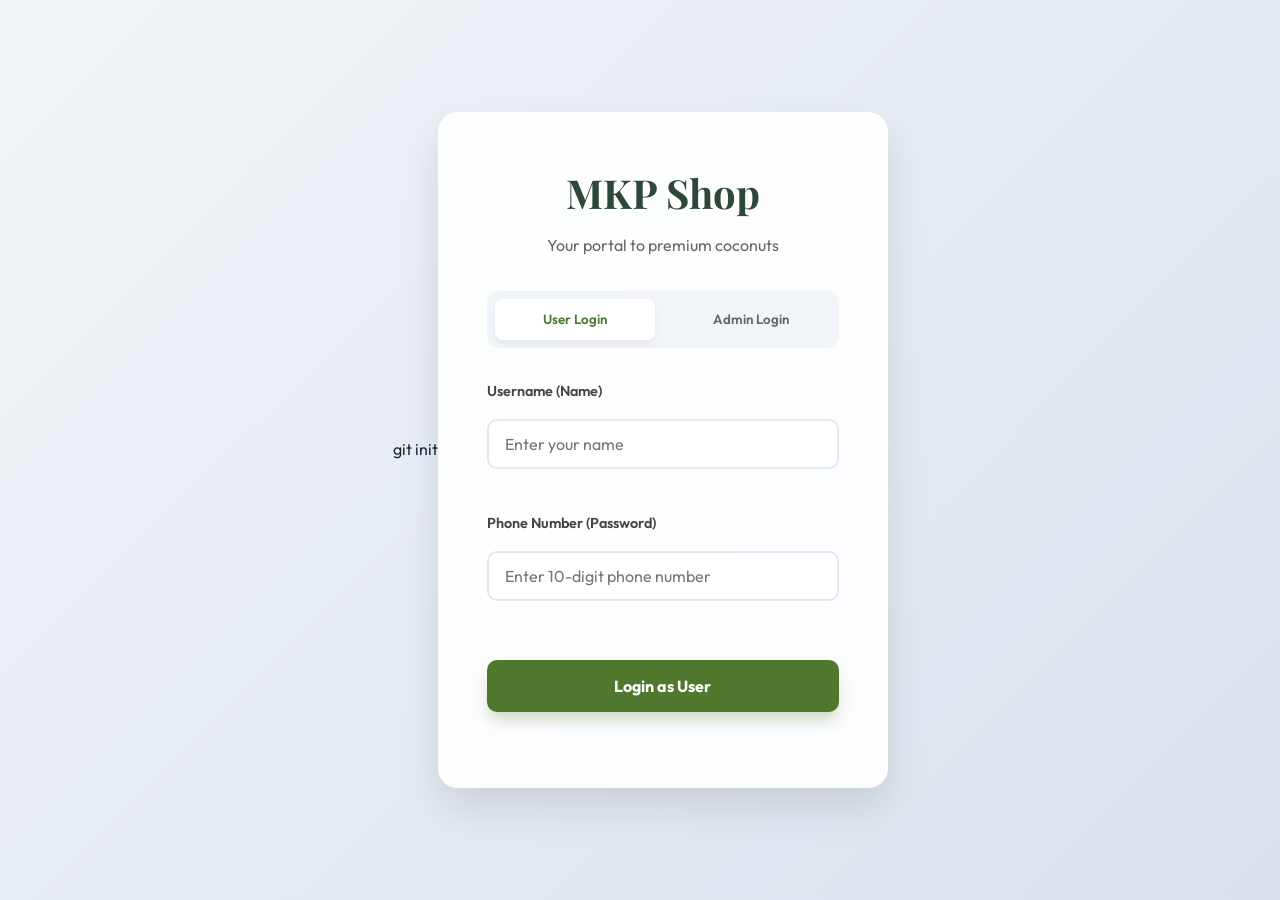
<file: mkp-shop/index.html>
git init<!DOCTYPE html>
<html lang="en">

<head>
    <meta charset="UTF-8">
    <meta name="viewport" content="width=device-width, initial-scale=1.0">
    <title>Login | MKP Coconut Shop</title>
    <link rel="stylesheet" href="style.css">
    <link rel="preconnect" href="https://fonts.googleapis.com">
    <link rel="preconnect" href="https://fonts.gstatic.com" crossorigin>
    <link
        href="https://fonts.googleapis.com/css2?family=Outfit:wght@300;400;600;700&family=Playfair+Display:ital,wght@0,400;0,700;1,400&display=swap"
        rel="stylesheet">
    <style>
        body {
            background: linear-gradient(135deg, #f0f4f8 0%, #d9e2ec 100%);
            display: flex;
            justify-content: center;
            align-items: center;
            min-height: 100vh;
            margin: 0;
            font-family: 'Outfit', sans-serif;
        }

        .login-container {
            background: rgba(255, 255, 255, 0.9);
            backdrop-filter: blur(10px);
            padding: 3rem;
            border-radius: 20px;
            box-shadow: 0 20px 40px rgba(0, 0, 0, 0.1);
            width: 100%;
            max-width: 450px;
            text-align: center;
            border: 1px solid rgba(255, 255, 255, 0.2);
        }

        .login-container h1 {
            font-family: 'Playfair Display', serif;
            color: #2D4739;
            margin-bottom: 0.5rem;
            font-size: 2.5rem;
        }

        .login-container p {
            color: #666;
            margin-bottom: 2rem;
        }

        .tab-buttons {
            display: flex;
            gap: 1rem;
            margin-bottom: 2rem;
            background: #f1f5f9;
            padding: 0.5rem;
            border-radius: 12px;
        }

        .tab-btn {
            flex: 1;
            padding: 0.8rem;
            border: none;
            background: none;
            cursor: pointer;
            font-weight: 600;
            border-radius: 8px;
            transition: all 0.3s ease;
            color: #666;
        }

        .tab-btn.active {
            background: white;
            color: #4F772D;
            box-shadow: 0 4px 6px rgba(0, 0, 0, 0.05);
        }

        .login-form {
            display: flex;
            flex-direction: column;
            gap: 1.2rem;
            text-align: left;
        }

        .form-group {
            display: flex;
            flex-direction: column;
            gap: 0.5rem;
        }

        .form-group label {
            font-weight: 600;
            font-size: 0.9rem;
            color: #444;
        }

        .form-group input {
            padding: 0.8rem 1rem;
            border: 2px solid #e2e8f0;
            border-radius: 10px;
            font-family: inherit;
            transition: border-color 0.3s ease;
        }

        .form-group input:focus {
            outline: none;
            border-color: #4F772D;
        }

        .login-btn {
            margin-top: 1rem;
            padding: 1rem;
            border: none;
            border-radius: 10px;
            background: #4F772D;
            color: white;
            font-weight: 700;
            font-size: 1rem;
            cursor: pointer;
            transition: all 0.3s ease;
            box-shadow: 0 10px 15px -3px rgba(79, 119, 45, 0.3);
        }

        .login-btn:hover {
            background: #3a5a22;
            transform: translateY(-2px);
        }

        .hidden {
            display: none !important;
        }

        .error-msg {
            color: #ef4444;
            font-size: 0.85rem;
            margin-top: 0.5rem;
            text-align: center;
        }
    </style>
</head>

<body>
    <div class="login-container">
        <h1>MKP Shop</h1>
        <p>Your portal to premium coconuts</p>

        <div class="tab-buttons">
            <button class="tab-btn active" onclick="switchTab('user')">User Login</button>
            <button class="tab-btn" onclick="switchTab('admin')">Admin Login</button>
        </div>

        <form id="user-login-form" class="login-form">
            <div class="form-group">
                <label for="user-name">Username (Name)</label>
                <input type="text" id="user-name" placeholder="Enter your name" required>
            </div>
            <div class="form-group">
                <label for="user-pass">Phone Number (Password)</label>
                <input type="password" id="user-pass" placeholder="Enter 10-digit phone number" required maxlength="10"
                    minlength="10" pattern="\d{10}"
                    oninput="this.value = this.value.replace(/[^0-9]/g, '').slice(0, 10);">
            </div>
            <button type="submit" class="login-btn">Login as User</button>
            <div id="user-error" class="error-msg"></div>
        </form>

        <form id="admin-login-form" class="login-form hidden">
            <div class="form-group">
                <label for="admin-name">Admin Name</label>
                <input type="text" id="admin-name" placeholder="Enter admin name" required>
            </div>
            <div class="form-group">
                <label for="admin-pass">Admin Password</label>
                <input type="password" id="admin-pass" placeholder="Enter admin password" required>
            </div>
            <button type="submit" class="login-btn" style="background: #132A13;">Login as Admin</button>
            <div id="admin-error" class="error-msg"></div>
        </form>
    </div>

    <script>
        function switchTab(tab) {
            const userForm = document.getElementById('user-login-form');
            const adminForm = document.getElementById('admin-login-form');
            const tabs = document.querySelectorAll('.tab-btn');

            if (tab === 'user') {
                userForm.classList.remove('hidden');
                adminForm.classList.add('hidden');
                tabs[0].classList.add('active');
                tabs[1].classList.remove('active');
            } else {
                userForm.classList.add('hidden');
                adminForm.classList.remove('hidden');
                tabs[0].classList.remove('active');
                tabs[1].classList.add('active');
            }
        }

        document.getElementById('user-login-form').onsubmit = function (e) {
            e.preventDefault();
            const name = document.getElementById('user-name').value;
            const pass = document.getElementById('user-pass').value;

            if (name && pass) {
                localStorage.setItem('currentUser', JSON.stringify({ name, pass, role: 'user' }));
                window.location.href = 'home.html';
            } else {
                document.getElementById('user-error').innerText = "Please enter both fields.";
            }
        };

        document.getElementById('admin-login-form').onsubmit = function (e) {
            e.preventDefault();
            const name = document.getElementById('admin-name').value;
            const pass = document.getElementById('admin-pass').value;

            // Credentials: name=23bit66, password=12122023
            if (name === '23bit66' && pass === '12122023') {
                localStorage.setItem('currentUser', JSON.stringify({ name, role: 'admin' }));
                window.location.href = 'admin.html';
            } else {
                document.getElementById('admin-error').innerText = "Invalid Admin Credentials";
            }
        };
    </script>
</body>

</html>
</file>
<file: mkp-shop/style.css>
:root {
    --primary: #4F772D;
    --primary-dark: #3A5A20;
    --secondary: #8B5E3C;
    --accent: #DCE7D3;
    --bg-light: #F9FAF8;
    --text-dark: #1F2937;
    --text-light: #6B7280;
    --white: #ffffff;
    --shadow: 0 4px 6px -1px rgba(0, 0, 0, 0.1), 0 2px 4px -1px rgba(0, 0, 0, 0.06);
    --shadow-lg: 0 10px 15px -3px rgba(0, 0, 0, 0.1), 0 4px 6px -2px rgba(0, 0, 0, 0.05);
}

* {
    margin: 0;
    padding: 0;
    box-sizing: border-box;
    font-family: 'Outfit', sans-serif;
}

body {
    background-color: var(--bg-light);
    color: var(--text-dark);
    line-height: 1.6;
}

/* Animations */
@keyframes fadeIn {
    from {
        opacity: 0;
        transform: translateY(20px);
    }

    to {
        opacity: 1;
        transform: translateY(0);
    }
}

@keyframes slideIn {
    from {
        transform: translateX(100%);
    }

    to {
        transform: translateX(0);
    }
}

/* Navbar */
.navbar {
    display: flex;
    justify-content: space-between;
    align-items: center;
    padding: 1.5rem 5%;
    background-color: rgba(255, 255, 255, 0.9);
    backdrop-filter: blur(10px);
    position: sticky;
    top: 0;
    z-index: 1000;
    box-shadow: var(--shadow);
}

.logo {
    font-family: 'Playfair Display', serif;
    font-size: 1.8rem;
    font-weight: 700;
    color: var(--primary);
}

.nav-links button {
    background: none;
    border: none;
    font-size: 1rem;
    margin-left: 2rem;
    cursor: pointer;
    color: var(--text-dark);
    transition: color 0.3s;
    font-weight: 500;
}

.nav-links button:hover {
    color: var(--primary);
}

.cart-btn {
    position: relative;
    background-color: var(--primary) !important;
    color: var(--white) !important;
    padding: 0.5rem 1.2rem;
    border-radius: 2rem;
}

#cart-count {
    background: var(--secondary);
    color: white;
    font-size: 0.8rem;
    padding: 0.2rem 0.6rem;
    border-radius: 50%;
    margin-left: 0.5rem;
}

/* Hero Section */
.hero {
    height: 80vh;
    background: linear-gradient(rgba(0, 0, 0, 0.3), rgba(0, 0, 0, 0.3)), url('images/fresh.png');
    /* Fallback image */
    background-size: cover;
    background-position: center;
    background-color: #eef2eb;
    /* Fallback color */
    display: flex;
    align-items: center;
    justify-content: center;
    text-align: center;
    color: var(--white);
    position: relative;
    overflow: hidden;
}

.hero::before {
    content: '';
    position: absolute;
    top: 0;
    left: 0;
    right: 0;
    bottom: 0;
    background: linear-gradient(135deg, var(--primary-dark) 0%, var(--secondary) 100%);
    opacity: 0.8;
    z-index: -1;
}

.hero-content {
    animation: fadeIn 1s ease-out;
    max-width: 800px;
    padding: 2rem;
}

.hero h1 {
    font-family: 'Playfair Display', serif;
    font-size: 4rem;
    margin-bottom: 1rem;
    line-height: 1.2;
}

.hero p {
    font-size: 1.2rem;
    margin-bottom: 2rem;
    opacity: 0.9;
}

.cta-button {
    background-color: var(--white);
    color: var(--primary);
    padding: 1rem 2.5rem;
    border: none;
    border-radius: 3rem;
    font-size: 1.1rem;
    font-weight: 600;
    cursor: pointer;
    transition: transform 0.3s, box-shadow 0.3s;
}

.cta-button:hover {
    transform: translateY(-3px);
    box-shadow: 0 10px 20px rgba(0, 0, 0, 0.2);
}

/* Products Section */
.products-section {
    padding: 5rem 5%;
}

.section-title {
    font-family: 'Playfair Display', serif;
    font-size: 2.5rem;
    text-align: center;
    margin-bottom: 3rem;
    color: var(--primary-dark);
}

.product-grid {
    display: grid;
    grid-template-columns: repeat(auto-fit, minmax(280px, 1fr));
    gap: 2rem;
}

.product-card {
    background: var(--white);
    border-radius: 1.5rem;
    overflow: hidden;
    box-shadow: var(--shadow);
    transition: transform 0.3s, box-shadow 0.3s;
    text-align: center;
    padding-bottom: 1.5rem;
}

.product-card:hover {
    transform: translateY(-10px);
    box-shadow: var(--shadow-lg);
}

.product-image {
    width: 100%;
    height: 250px;
    object-fit: contain;
    background-color: #fff;
    padding: 1rem;
}

.product-info {
    padding: 1rem;
}

.product-info h3 {
    font-size: 1.5rem;
    margin-bottom: 0.5rem;
    color: var(--text-dark);
}

.product-price {
    font-size: 1.2rem;
    color: var(--secondary);
    font-weight: 700;
    margin-bottom: 1rem;
    display: block;
}

.btn-group {
    display: flex;
    justify-content: center;
    gap: 1rem;
}

.btn-buy,
.btn-add {
    padding: 0.8rem 1.5rem;
    border: none;
    border-radius: 0.5rem;
    cursor: pointer;
    font-weight: 600;
    transition: background 0.3s;
}

.btn-buy {
    background-color: var(--primary);
    color: var(--white);
}

.btn-buy:hover {
    background-color: var(--primary-dark);
}

.btn-add {
    background-color: var(--accent);
    color: var(--primary-dark);
}

.btn-add:hover {
    background-color: #c8d9bd;
}

/* Advantages */
.advantages-section {
    background-color: #ECFDF5;
    padding: 5rem 5%;
}

.advantages-grid {
    display: grid;
    grid-template-columns: repeat(3, 1fr);
    gap: 2rem;
    text-align: center;
}

.advantage-card {
    background: var(--white);
    padding: 2rem;
    border-radius: 1rem;
    box-shadow: var(--shadow);
}

.advantage-card h3 {
    color: var(--primary);
    margin-bottom: 1rem;
    font-size: 1.4rem;
}

/* Modal and Sidebar */
.hidden {
    display: none !important;
}

.modal {
    position: fixed;
    top: 0;
    left: 0;
    width: 100%;
    height: 100%;
    background: rgba(0, 0, 0, 0.5);
    display: flex;
    justify-content: center;
    align-items: center;
    z-index: 2000;
    backdrop-filter: blur(5px);
}

.modal-content {
    background: var(--white);
    padding: 2rem;
    border-radius: 1rem;
    width: 90%;
    max-width: 500px;
    max-height: 90vh;
    overflow-y: auto;
    position: relative;
    animation: fadeIn 0.3s ease-out;
}

.close-modal {
    position: absolute;
    top: 1rem;
    right: 1.5rem;
    font-size: 2rem;
    cursor: pointer;
    color: #999;
}

.sidebar {
    position: fixed;
    top: 0;
    right: 0;
    width: 400px;
    height: 100%;
    background: var(--white);
    box-shadow: -5px 0 15px rgba(0, 0, 0, 0.1);
    z-index: 2000;
    padding: 2rem;
    display: flex;
    flex-direction: column;
    animation: slideIn 0.3s ease-out;
}

.sidebar-header {
    display: flex;
    justify-content: space-between;
    align-items: center;
    margin-bottom: 2rem;
}

.sidebar-header h3 {
    font-size: 1.5rem;
}

.cart-item {
    display: flex;
    justify-content: space-between;
    align-items: center;
    padding: 1rem 0;
    border-bottom: 1px solid #eee;
}

.cart-footer {
    margin-top: auto;
    border-top: 1px solid #eee;
    padding-top: 1.5rem;
}

.total {
    font-size: 1.5rem;
    font-weight: 700;
    margin-bottom: 1rem;
    color: var(--primary-dark);
}

.quantity-control {
    display: flex;
    align-items: center;
    justify-content: center;
    gap: 1rem;
    margin-bottom: 1rem;
}

.qty-btn {
    width: 30px;
    height: 30px;
    border-radius: 50%;
    border: 1px solid var(--primary);
    background: white;
    color: var(--primary);
    cursor: pointer;
    font-size: 1.2rem;
    display: flex;
    align-items: center;
    justify-content: center;
    transition: all 0.3s;
}

.qty-btn:hover {
    background: var(--primary);
    color: white;
}

.qty-input {
    width: 40px;
    text-align: center;
    border: none;
    font-size: 1.1rem;
    font-weight: 600;
    color: var(--text-dark);
    background: transparent;
}

.checkout-btn {
    width: 100%;
    background: var(--primary);
    color: var(--white);
    padding: 1rem;
    border: none;
    border-radius: 0.5rem;
    font-size: 1.1rem;
    font-weight: 600;
    cursor: pointer;
}

.cancel-btn {
    flex: 1;
    background: #ef4444;
    color: white;
    padding: 1rem;
    border: none;
    border-radius: 0.5rem;
    font-size: 1.1rem;
    font-weight: 600;
    cursor: pointer;
    transition: background 0.3s;
}

.cancel-btn:hover {
    background: #dc2626;
}

.checkout-btn {
    flex: 2;
}

/* Forms */
.form-group {
    margin-bottom: 1.5rem;
}

.form-group label {
    display: block;
    margin-bottom: 0.5rem;
    font-weight: 500;
    color: var(--text-dark);
}

.form-group input,
.form-group textarea {
    width: 100%;
    padding: 0.8rem;
    border: 1px solid #ddd;
    border-radius: 0.5rem;
    font-size: 1rem;
}

.payment-options {
    display: flex;
    flex-direction: column;
    gap: 0.8rem;
    margin-bottom: 2rem;
}

.payment-option {
    display: flex;
    align-items: center;
    gap: 0.8rem;
    padding: 0.8rem;
    border: 1px solid #ddd;
    border-radius: 0.5rem;
    cursor: pointer;
}

/* Overlay */
.overlay {
    position: fixed;
    top: 0;
    left: 0;
    width: 100%;
    height: 100%;
    background: rgba(79, 119, 45, 0.95);
    display: flex;
    justify-content: center;
    align-items: center;
    z-index: 3000;
    color: white;
    text-align: center;
}

.overlay h2 {
    font-size: 2.5rem;
    margin-bottom: 1rem;
}

.overlay button {
    margin-top: 2rem;
    padding: 1rem 3rem;
    background: white;
    color: var(--primary);
    border: none;
    border-radius: 2rem;
    font-size: 1.2rem;
    cursor: pointer;
}

/* Admin Table */
.admin-link {
    background: none;
    border: none;
    color: #999;
    text-decoration: underline;
    cursor: pointer;
    margin-top: 1rem;
}

.footer {
    text-align: center;
    padding: 2rem;
    background: #333;
    color: #fff;
}

.admin-content {
    max-width: 800px;
}

table {
    width: 100%;
    border-collapse: collapse;
    margin-top: 1rem;
}

th,
td {
    padding: 0.8rem;
    text-align: left;
    border-bottom: 1px solid #eee;
}

th {
    background: var(--bg-light);
    color: var(--primary-dark);
}

@media (max-width: 768px) {
    .advantages-grid {
        grid-template-columns: 1fr;
    }

    .sidebar {
        width: 100%;
    }

    .hero h1 {
        font-size: 2.5rem;
    }
}

.welcome-msg {
    color: var(--primary);
    font-weight: 600;
    margin-right: 1.5rem;
}

.logout-link {
    background-color: var(--primary-dark) !important;
    color: var(--white) !important;
    padding: 0.5rem 1.2rem !important;
    border-radius: 2rem !important;
    border: none !important;
    cursor: pointer;
    font-weight: 600;
    transition: background 0.3s;
}

.logout-link:hover {
    background-color: #132A13 !important;
}
</file>
